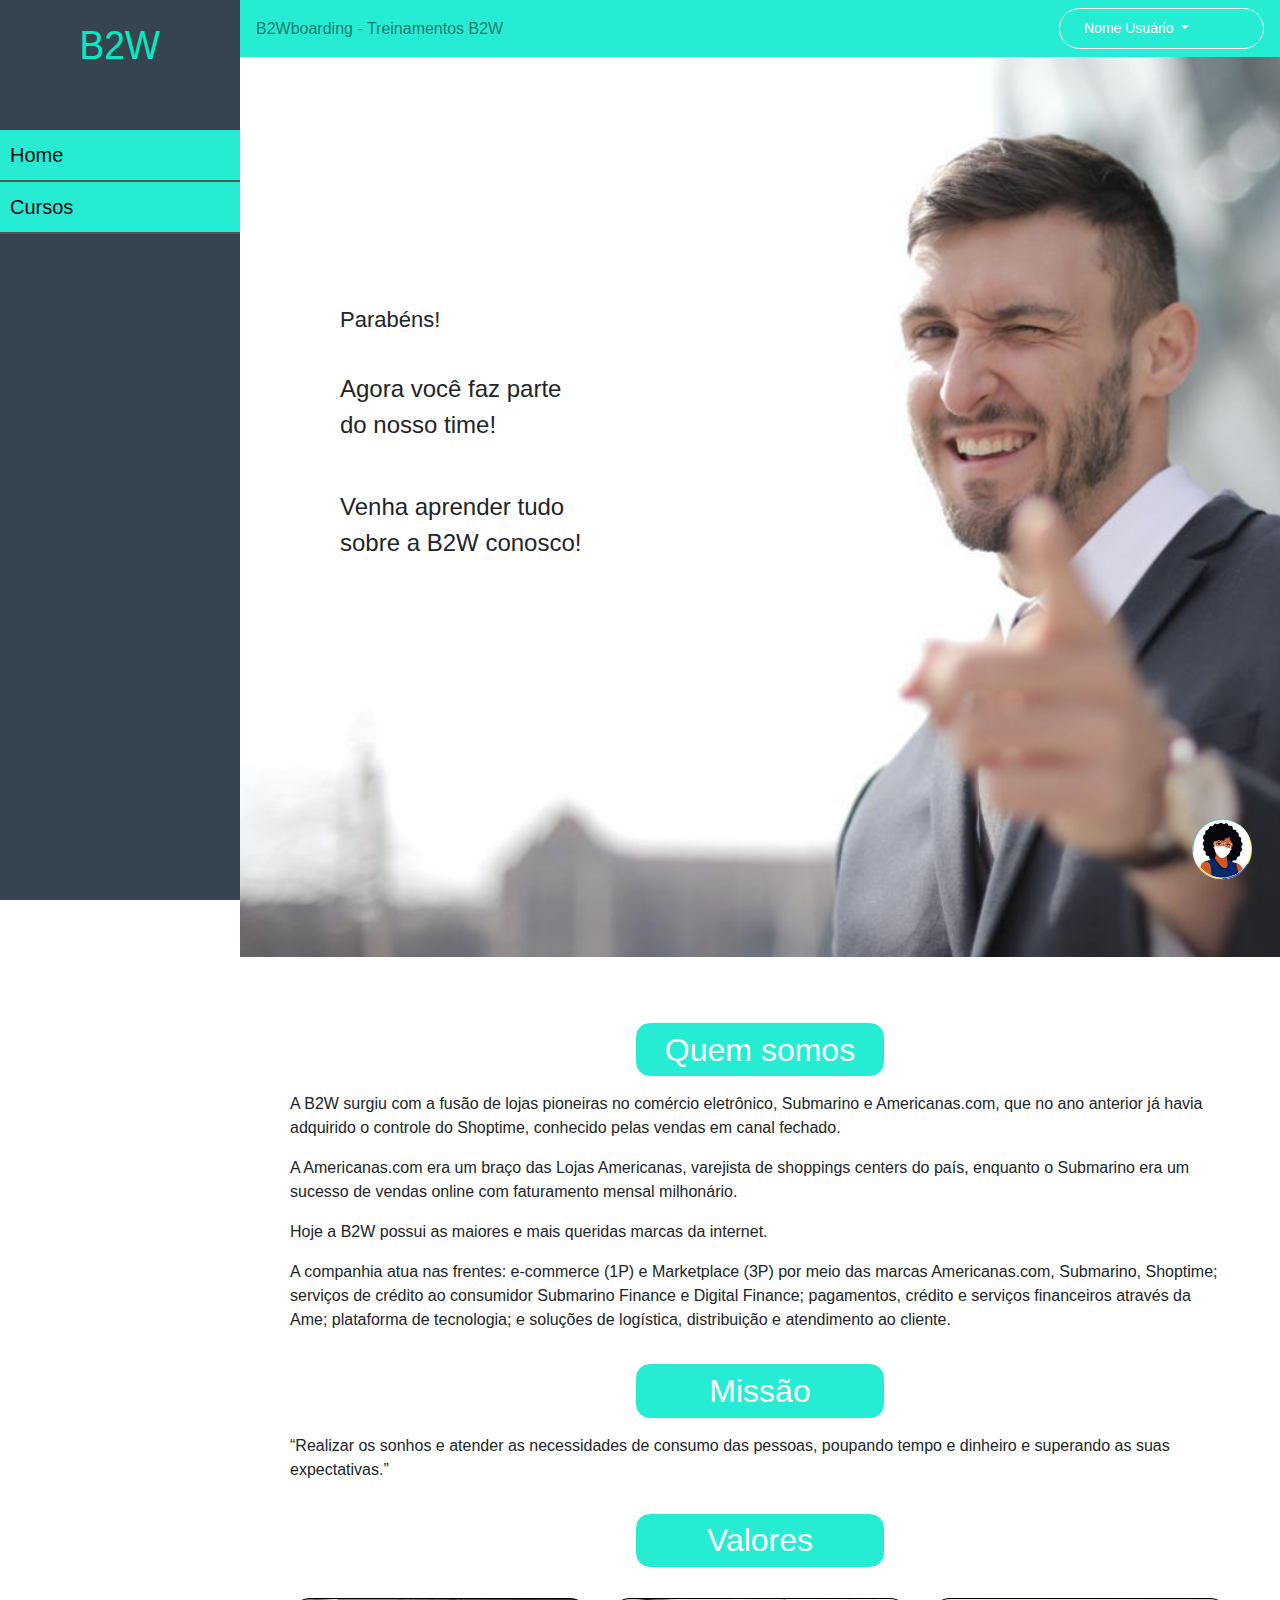
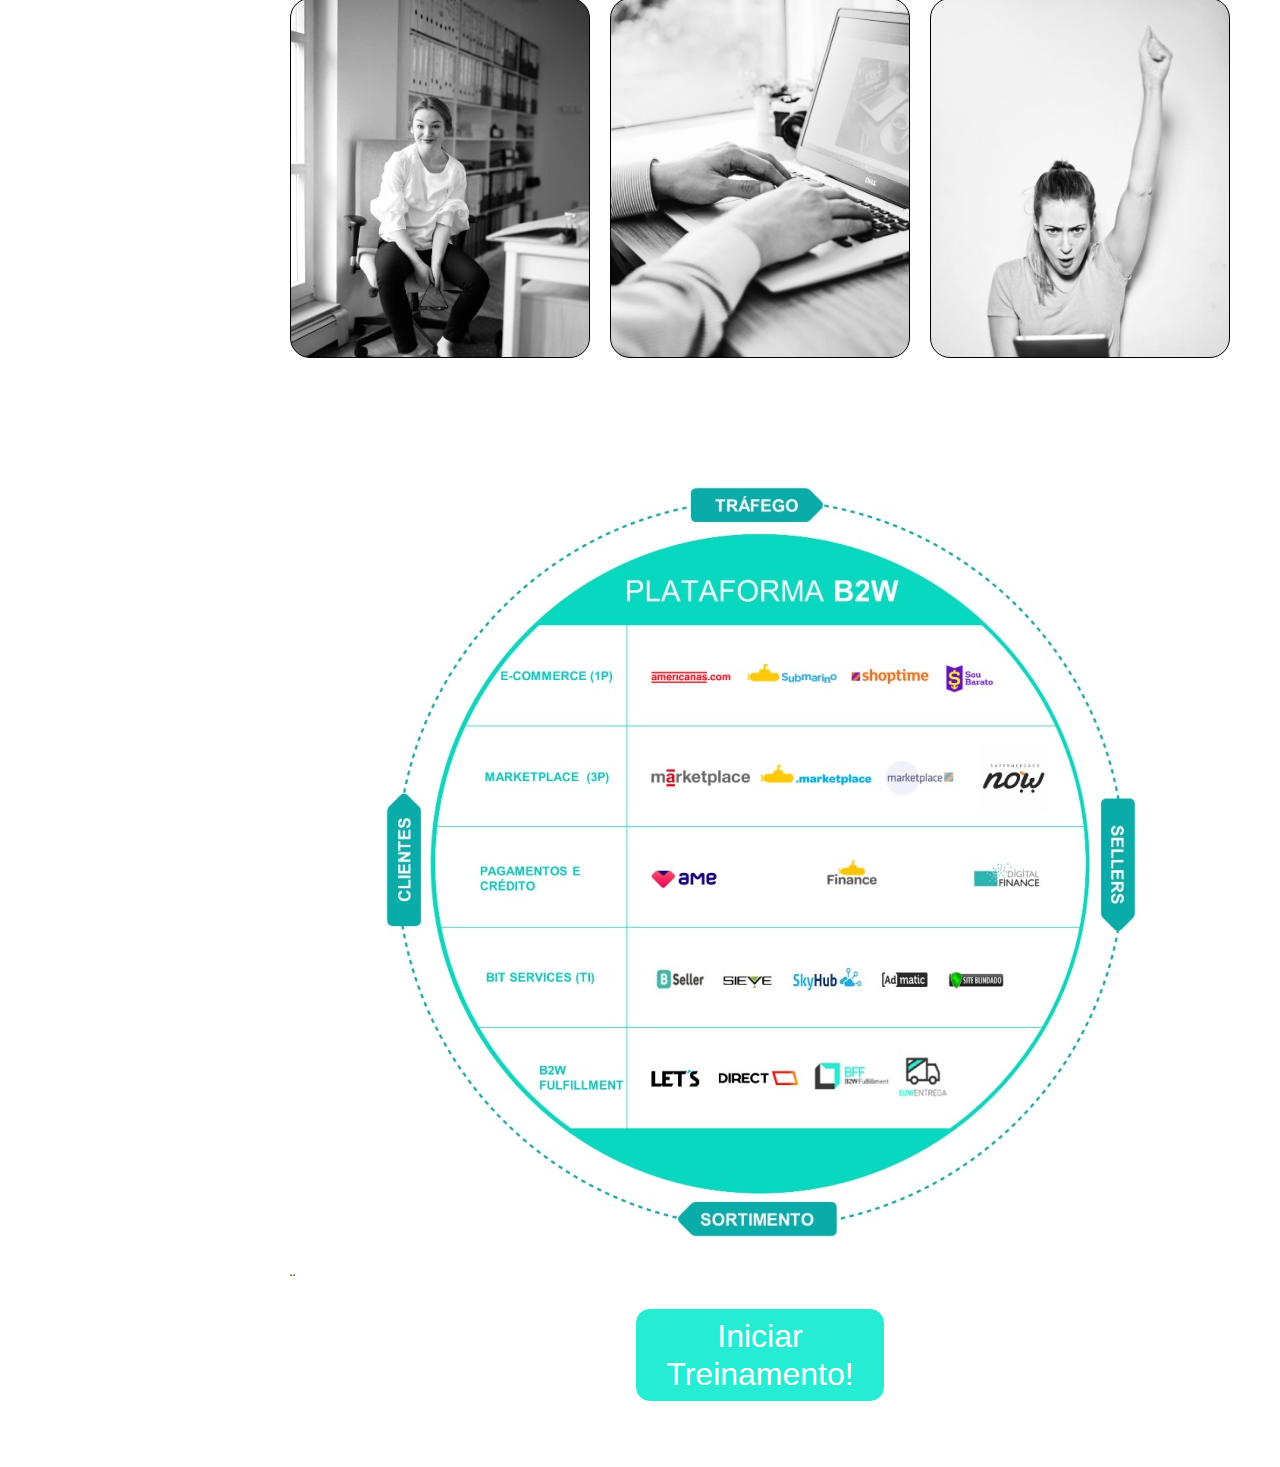
<file: Challenger B2W/site.html>
<!DOCTYPE html>
<html lang="pt-br">

<head>
    <meta charset="UTF-8">
    <meta name="viewport" content="width=device-width, initial-scale=1.0">
    <link rel="stylesheet" href="https://stackpath.bootstrapcdn.com/bootstrap/4.5.2/css/bootstrap.min.css" integrity="sha384-JcKb8q3iqJ61gNV9KGb8thSsNjpSL0n8PARn9HuZOnIxN0hoP+VmmDGMN5t9UJ0Z" crossorigin="anonymous">
    <link rel="stylesheet" href="./css/global.css">
    <link rel="stylesheet" href="./css/style2.css">
    <link rel="stylesheet" href="./css/chat.css">
    <title>B2W</title>
</head>

<body>
    <div class="page">

        <nav class="vertical" id="lateral">
            <div class="sidebar-img-container">
            </div>
            <ul>
                <li><a href="#">Home</a></li>
                <li><a href="./pages/CoursesList.html">Cursos</a></li>
            </ul>
        </nav>

        <div class="chat-icon" id="chat">
            <div class="principal">
                <span id="chat-close">X</span>
                <h2>Converse com a Mila!</h2>
                <div class="conversa">
                </div>
                <span class="writing">Digitando ...</span>
                <input type="text" id="pergunta" name="pergunta" class="campo" placeholder="Digite aqui" />
                <button id="enviar" onclick="carregarDados()">Enviar</button>
            </div>
        </div>
        <div class="telas">
            <nav class="navbar navbar-light bg-primary">
                <span class="navbar-text">
                    B2Wboarding - Treinamentos B2W
                </span>

                <div class="user-info">
                    <button class="btn btn-primary btn-sm dropdown-toggle" type="button" data-toggle="dropdown" aria-haspopup="true" aria-expanded="false">
                        Nome Usuário
                    </button>

                    <div class="dropdown-menu">
                        <a class="dropdown-item" href="#">Meu perfil</a>
                        <div class="dropdown-divider"></div>
                        <a class="dropdown-item" href="#">Área gerencial</a>
                        <a class="dropdown-item" href="../pages/CreateCourse.html">Criar Treinamento</a>
                    </div>
                </div>
            </nav>
            <section class="secoes">
                <section class="bloco bloco-img" id="home">
                    <div class="content">
                        <div class="holder">
                            <div class="welcome-title">
                                <h2>Parabéns!</h2>
                            </div>
                            <div class="welcome-text">
                                <p>
                                    Agora você faz parte do nosso time!
                                </p>
                            </div>
                            <div class="welcome-text">
                                <p>
                                    Venha aprender tudo sobre a B2W conosco!
                                </p>
                            </div>
                        </div>
                    </div>
                </section>
                <section class="bloco" id="treinamentos">
                    <div class="content">
                        <div class="company">
                            <div class="company-tag">
                                <h2>Quem somos</h2>
                            </div>
                            <div class="company-description">
                                <p> A B2W surgiu com a fusão de lojas pioneiras no comércio eletrônico, Submarino e Americanas.com, que no ano anterior já havia adquirido o controle do Shoptime, conhecido pelas vendas em canal fechado.</p>

                                <p> A Americanas.com era um braço das Lojas Americanas, varejista de shoppings centers do país, enquanto o Submarino era um sucesso de vendas online com faturamento mensal milhonário.
                                </p>

                                <p>Hoje a B2W possui as maiores e mais queridas marcas da internet.
                                </p>

                                <p>
                                    A companhia atua nas frentes: e-commerce (1P) e Marketplace (3P) por meio das marcas Americanas.com, Submarino, Shoptime; serviços de crédito ao consumidor Submarino Finance e Digital Finance; pagamentos, crédito e serviços financeiros através da Ame;
                                    plataforma de tecnologia; e soluções de logística, distribuição e atendimento ao cliente.

                                </p>
                            </div>
                            <div class="company-tag">
                                <h2>Missão</h2>
                            </div>
                            <div class="company-description">
                                <p>“Realizar os sonhos e atender as necessidades de consumo das pessoas, poupando tempo e dinheiro e superando as suas expectativas.”</p>
                            </div>
                            <div class="company-tag">
                                <h2>Valores</h2>
                            </div>

                            <div class="flex-display spacing-top">
                                <div class="value-card">
                                    <div class="card-inner">
                                        <div class="card-front people"></div>
                                        <div class="card-back">
                                            <div class="card-content">
                                                <ul>

                                                    <li>Um sonho grande e desafiador faz todo mundo remar na mesma direção
                                                    </li>
                                                    <li>Gente boa, trabalhando em equipe, crescendo na medida de seu talento e sendo recompensada por isso;</li>
                                                    <li>Escolher pessoas melhores do que nós, treiná-las, desafiá- las e mantê-las é a nossa principal tarefa;</li>
                                                    <li>A liderança pessoal é vital, tanto nas atitudes heroicas quantos nos pequenos gestos do dia a dia.</li>
                                                </ul>
                                            </div>

                                        </div>
                                    </div>
                                </div>
                                <div class="value-card">
                                    <div class="card-inner">
                                        <div class="card-front methods"></div>
                                        <div class="card-back">
                                            <div class="card-content">
                                                <ul>

                                                    <li>Foco é essencial. Não dá para ser ótimo em tudo, tem que se concentrar no essencial;
                                                    </li>
                                                    <li>Tudo tem que ter um dono com responsabilidade e autoridade. O debate é bom, mas no final alguém tem que decidir;</li>
                                                    <li>Escolher pessoas melhores do que nós, treiná-las, desafiá- las e mantê-las é a nossa principal tarefa;</li>
                                                    <li>Bom senso é tão bom quanto grandes conhecimentos. O simples é melhor que o complicado.</li>
                                                </ul>
                                            </div>

                                        </div>
                                    </div>
                                </div>
                                <div class="value-card">
                                    <div class="card-inner">
                                        <div class="card-front results"></div>
                                        <div class="card-back">
                                            <div class="card-content">
                                                <ul>

                                                    <li>Ser obsessivo com custos e despesas, que são as únicas variáveis sob o nosso controle, ajuda a manter a sobrevivência a longo prazo;
                                                    </li>
                                                    <li>Entender velocidade, urgência e complacência zero como fatores de vantagem competitiva duradoura;</li>
                                                    <li>Ética, trabalho duro e consistência são a base para o crescimento da Companhia.</li>
                                                </ul>
                                            </div>

                                        </div>
                                    </div>
                                </div>
                            </div>

                        </div>
                    </div>
                </section>
                <section class="bloco" id="sobre">
                    <div class="content">
                        <div class="organogram">
                            <div class="img-container">
                                <img src="./images/CICLO VIRTUOSO[1252].jpg" alt="">
                            </div>¨
                            <a href="">
                                <div class="company-tag">
                                    <a href="./pages/CoursesList.html"><button type="button">
                                            <h2>Iniciar Treinamento!</h2>
                                        </button></a>
                                </div>
                            </a>
                        </div>
                    </div>
                </section>
            </section>
        </div>
    </div>

    <script src="./js/chat.js"></script>
    <script src="https://code.jquery.com/jquery-3.5.1.slim.min.js" integrity="sha384-DfXdz2htPH0lsSSs5nCTpuj/zy4C+OGpamoFVy38MVBnE+IbbVYUew+OrCXaRkfj" crossorigin="anonymous"></script>
    <script src="https://cdn.jsdelivr.net/npm/popper.js@1.16.1/dist/umd/popper.min.js" integrity="sha384-9/reFTGAW83EW2RDu2S0VKaIzap3H66lZH81PoYlFhbGU+6BZp6G7niu735Sk7lN" crossorigin="anonymous"></script>
    <script src="https://stackpath.bootstrapcdn.com/bootstrap/4.5.2/js/bootstrap.min.js" integrity="sha384-B4gt1jrGC7Jh4AgTPSdUtOBvfO8shuf57BaghqFfPlYxofvL8/KUEfYiJOMMV+rV" crossorigin="anonymous"></script>
</body>

</html>
</file>
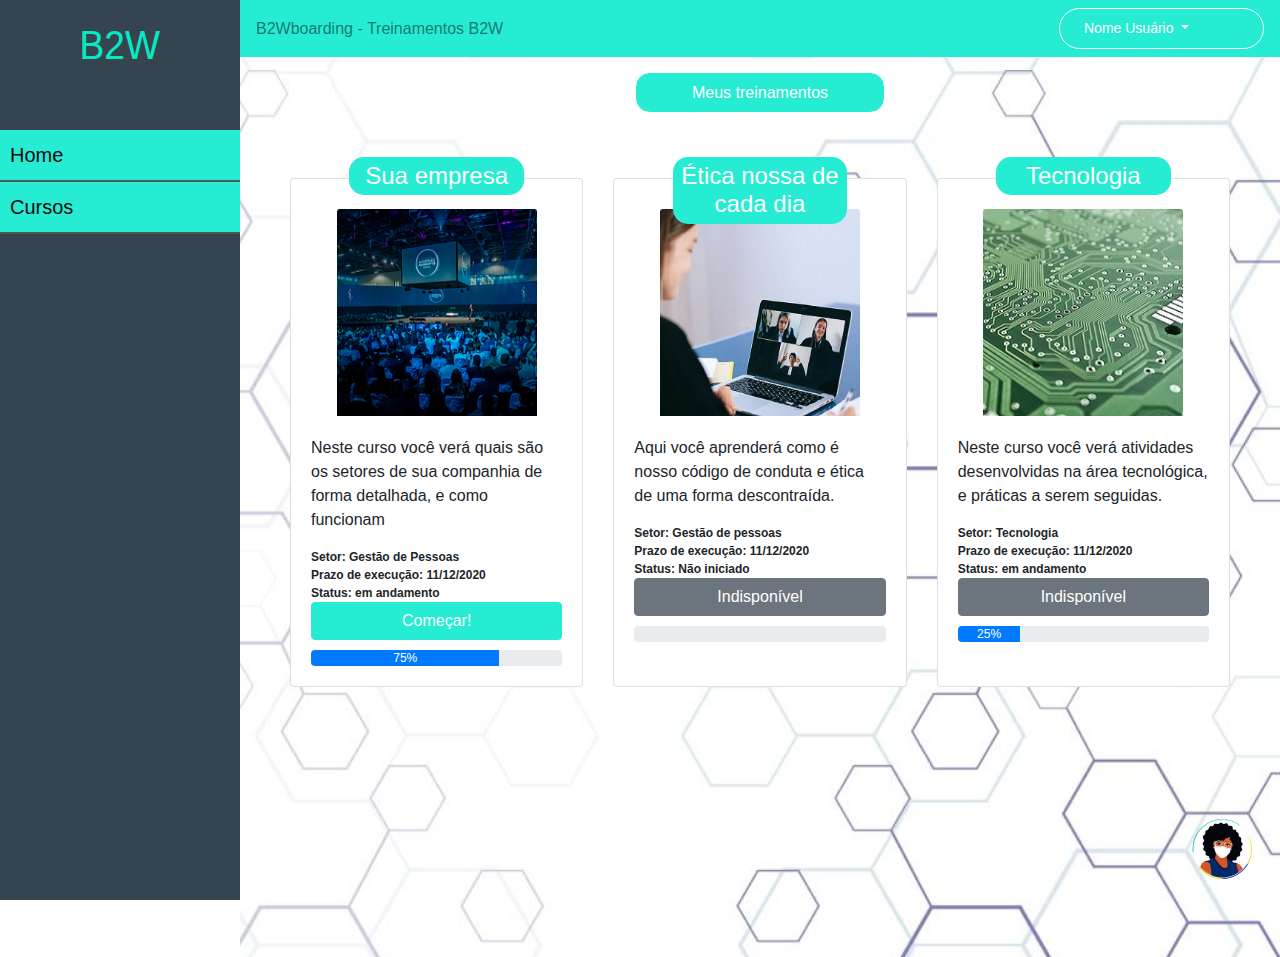
<file: Challenger B2W/pages/CoursesList.html>
<!DOCTYPE html>
<html lang="en">

<head>
    <meta charset="UTF-8">
    <meta name="viewport" content="width=device-width, initial-scale=1.0">
    <link rel="stylesheet" href="https://stackpath.bootstrapcdn.com/bootstrap/4.5.2/css/bootstrap.min.css" integrity="sha384-JcKb8q3iqJ61gNV9KGb8thSsNjpSL0n8PARn9HuZOnIxN0hoP+VmmDGMN5t9UJ0Z" crossorigin="anonymous">
    <link rel="stylesheet" href="../css/global.css">
    <link rel="stylesheet" href="../css/style2.css">
    <title>Meus treinamentos</title>
</head>

<body>
    <div class="page">

        <nav class="vertical" id="lateral">
            <div class="sidebar-img-container">
            </div>
            <ul>
                <li><a href="../site.html">Home</a></li>
                <li><a href="./CoursesList.html">Cursos</a></li>
            </ul>
        </nav>

        <div class="chat-icon"></div>
        <div class="telas">

            <nav class="navbar navbar-light bg-primary">
                <span class="navbar-text">
                    B2Wboarding  - Treinamentos B2W
                </span>
                <div class="user-info">
                    <button class="btn btn-primary btn-sm dropdown-toggle" type="button" data-toggle="dropdown" aria-haspopup="true" aria-expanded="false">
                        Nome Usuário
                    </button>

                    <div class="dropdown-menu">
                        <a class="dropdown-item" href="#">Meu perfil</a>
                        <div class="dropdown-divider"></div>
                        <a class="dropdown-item" href="#">Área gerencial</a>
                        <a class="dropdown-item" href="../pages/CreateCourse.html">Criar Treinamento</a>
                    </div>
                </div>
            </nav>

            <section class="secoes">
                <section class="bloco bg-img" id="home">

                    <div class="company-tag">Meus treinamentos</div>

                    <div class="flex-display">
                        <div class="content">

                            <div class="card-deck">
                                <div class="card">
                                    <div class="company-tag">
                                        <h2>Sua empresa</h2>
                                    </div>
                                    <img src="../images/cards/b2w1.png" class="card-img-top" alt="...">
                                    <div class="card-body">
                                        <p class="card-text">Neste curso você verá quais são os setores de sua companhia de forma detalhada, e como funcionam</p>
                                        <span>Setor: Gestão de Pessoas</span>
                                        <span>Prazo de execução: 11/12/2020</span>
                                        <span>Status: em andamento</span>
                                        <a href="./TakeCourse.html" class="btn btn-primary text-center">Começar!</a>
                                        <div class="progress">
                                            <div class="progress-bar" role="progressbar" style="width: 75%;" aria-valuenow="25" aria-valuemin="0" aria-valuemax="100">75%</div>
                                        </div>
                                    </div>
                                </div>

                                <div class="card">
                                    <div class="company-tag">
                                        <h2>Ética nossa de cada dia</h2>
                                    </div>
                                    <img src="../images/cards/ETICA[1247].jpeg" class="card-img-top" alt="...">
                                    <div class="card-body">
                                        <p class="card-text">Aqui você aprenderá como é nosso código de conduta e ética de uma forma descontraída.</p>
                                        <span>Setor: Gestão de pessoas</span>
                                        <span>Prazo de execução: 11/12/2020</span>
                                        <span>Status: Não iniciado</span>
                                        <a href="#" class="btn btn-secondary text-center">Indisponível</a>
                                        <div class="progress">
                                            <div class="progress-bar" role="progressbar" style="width: 0%;" aria-valuenow="25" aria-valuemin="0" aria-valuemax="100">0%</div>
                                        </div>
                                    </div>
                                </div>

                                <div class="card">
                                    <div class="company-tag">
                                        <h2>Tecnologia</h2>
                                    </div>
                                    <img src="../images/cards/pexels-pixabay-50711[1248].jpg" class="card-img-top" alt="...">
                                    <div class="card-body">
                                        <p class="card-text">Neste curso você verá atividades desenvolvidas na área tecnológica, e práticas a serem seguidas.</p>
                                        <span>Setor: Tecnologia</span>
                                        <span>Prazo de execução: 11/12/2020</span>
                                        <span>Status: em andamento</span>
                                        <a href="#" class="btn btn-secondary">Indisponível</a>
                                        <div class="progress">
                                            <div class="progress-bar" role="progressbar" style="width: 25%;" aria-valuenow="25" aria-valuemin="0" aria-valuemax="100">25%</div>
                                        </div>
                                    </div>
                                </div>
                            </div>
                        </div>
                    </div>
                </section>
            </section>
        </div>

    </div>

    <script src="https://code.jquery.com/jquery-3.5.1.slim.min.js" integrity="sha384-DfXdz2htPH0lsSSs5nCTpuj/zy4C+OGpamoFVy38MVBnE+IbbVYUew+OrCXaRkfj" crossorigin="anonymous"></script>
    <script src="https://cdn.jsdelivr.net/npm/popper.js@1.16.1/dist/umd/popper.min.js" integrity="sha384-9/reFTGAW83EW2RDu2S0VKaIzap3H66lZH81PoYlFhbGU+6BZp6G7niu735Sk7lN" crossorigin="anonymous"></script>
    <script src="https://stackpath.bootstrapcdn.com/bootstrap/4.5.2/js/bootstrap.min.js" integrity="sha384-B4gt1jrGC7Jh4AgTPSdUtOBvfO8shuf57BaghqFfPlYxofvL8/KUEfYiJOMMV+rV" crossorigin="anonymous"></script>
</body>

</html>
</file>
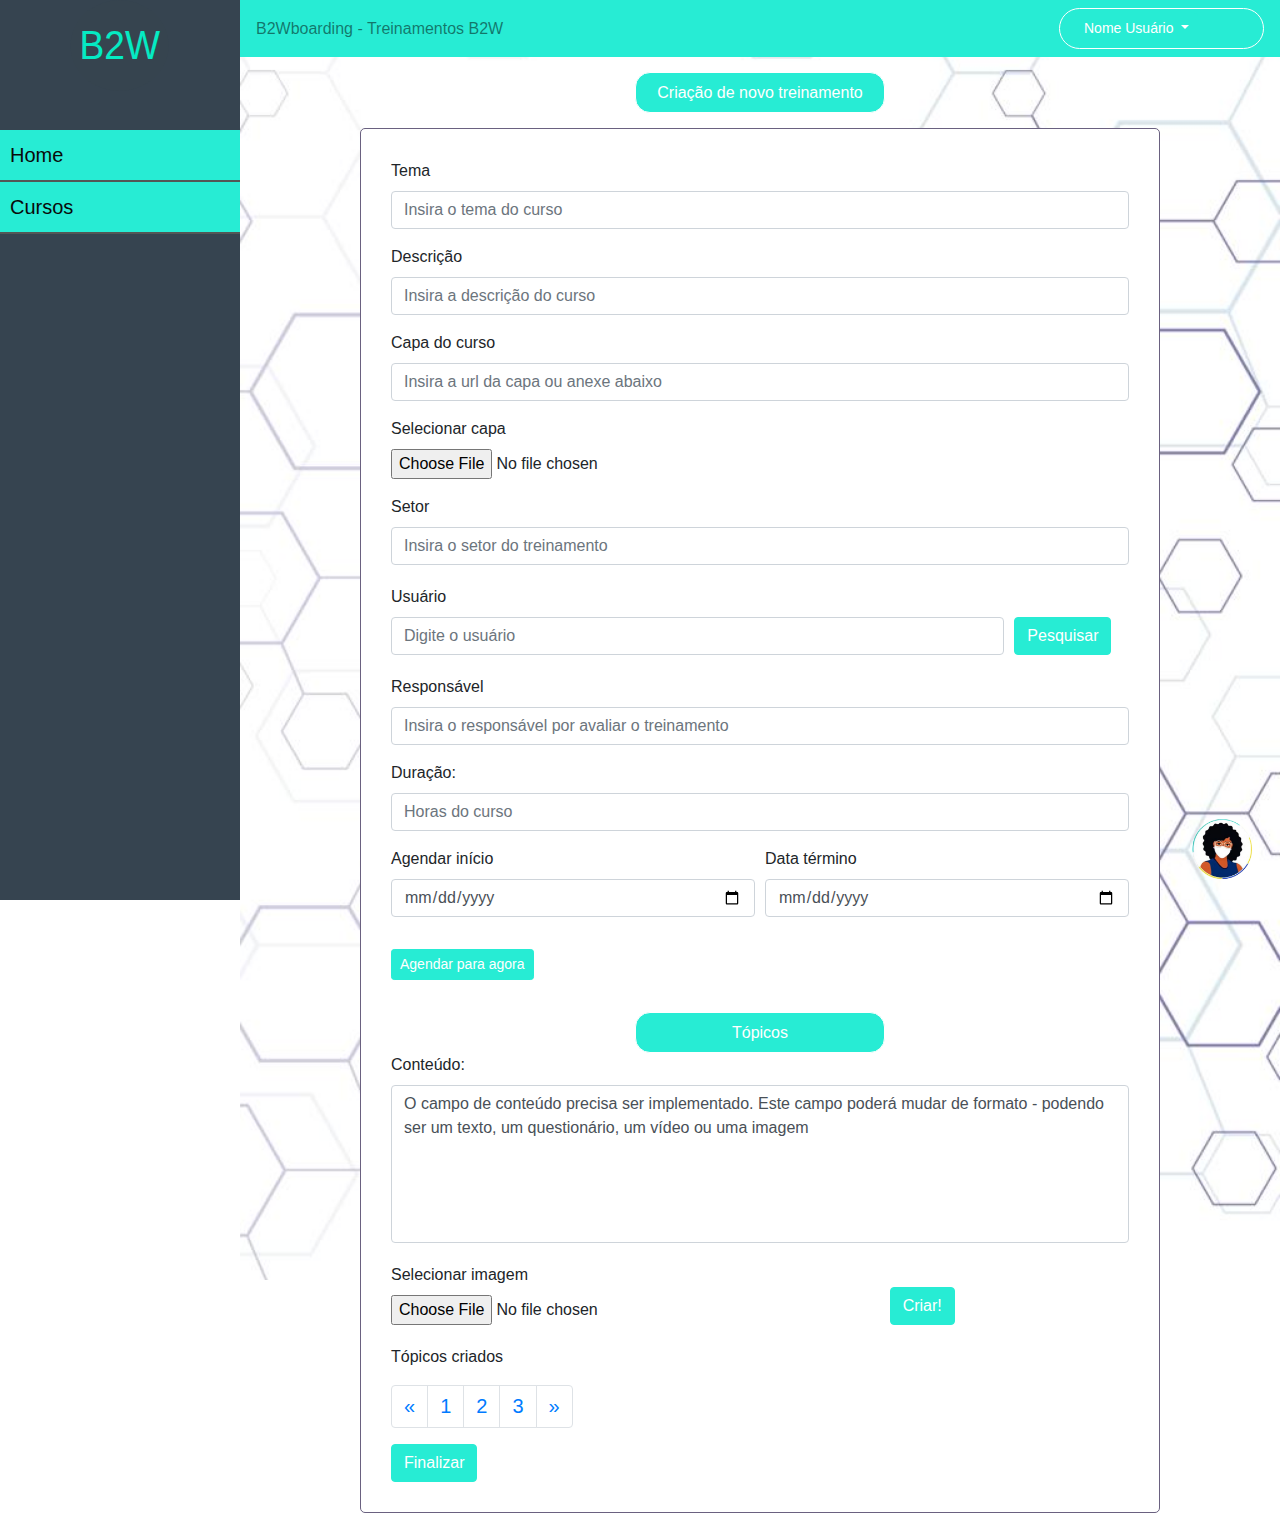
<file: Challenger B2W/pages/CreateCourse.html>
<!DOCTYPE html>
<html lang="pt-br">

<head>
    <meta charset="UTF-8">
    <meta name="viewport" content="width=device-width, initial-scale=1.0">
    <link rel="stylesheet" href="https://stackpath.bootstrapcdn.com/bootstrap/4.5.2/css/bootstrap.min.css" integrity="sha384-JcKb8q3iqJ61gNV9KGb8thSsNjpSL0n8PARn9HuZOnIxN0hoP+VmmDGMN5t9UJ0Z" crossorigin="anonymous">
    <link rel="stylesheet" href="../css/global.css">
    <link rel="stylesheet" href="../css/style2.css">
    <title>Criação de novo treinamento</title>
</head>

<body>
    <div class="page">
        <nav class="vertical" id="lateral">
            <div class="sidebar-img-container">
            </div>
            <ul>
                <li><a href="../site.html">Home</a></li>
                <li><a href="./CoursesList.html">Cursos</a></li>
            </ul>
        </nav>
    </div>
    <div class="chat-icon"></div>
    <div class="telas">
        <nav class="navbar navbar-light bg-primary">
            <span class="navbar-text">
                B2Wboarding  - Treinamentos B2W
            </span>
            <div class="user-info">
                <button class="btn btn-primary btn-sm dropdown-toggle" type="button" data-toggle="dropdown" aria-haspopup="true" aria-expanded="false">
                    Nome Usuário
                </button>

                <div class="dropdown-menu">
                    <a class="dropdown-item" href="#">Meu perfil</a>
                    <div class="dropdown-divider"></div>
                    <a class="dropdown-item" href="#">Área gerencial</a>
                    <a class="dropdown-item" href="../pages/CreateCourse.html">Criar Treinamento</a>
                </div>
            </div>
        </nav>
        <section class="bloco bg-img">
            <div class="company-tag">Criação de novo treinamento</div>
            <div class="form-container">
                <form>
                    <div class="form-group">
                        <label for="Tema">Tema</label>
                        <input type="text" class="form-control" id="Tema" placeholder="Insira o tema do curso">
                    </div>
                    <div class="form-group">
                        <label for="descricao">Descrição</label>
                        <input type="text" class="form-control" id="descricao" placeholder="Insira a descrição do curso">
                    </div>
                    <div class="form-group">
                        <label for="img-url">Capa do curso</label>
                        <input type="text" class="form-control" id="img-url" placeholder="Insira a url da capa ou anexe abaixo">
                    </div>
                    <div class="form-group">
                        <label for="exampleFormControlFile1">Selecionar capa</label>
                        <input type="file" class="form-control-file" id="exampleFormControlFile1">
                    </div>
                    <div class="form-group">
                        <label for="img-url">Setor</label>
                        <input type="text" class="form-control" id="img-url" placeholder="Insira o setor do treinamento">
                    </div>
                    <div class="form-row">
                        <div class="col-sm-10 my-1">
                            <label for="user">Usuário</label>
                            <input type="text" class="form-control" id="user" placeholder="Digite o usuário">
                        </div>
                        <div class="col-auto my-1 form-button-align">
                            <button type="button" class="btn btn-primary" id="user-search">Pesquisar</button>
                        </div>
                    </div>
                    <div class="form-group">
                        <label for="img-url">Responsável</label>
                        <input type="text" class="form-control" id="img-url" placeholder="Insira o responsável por avaliar o treinamento">
                    </div>
                    <div class="form-group">
                        <label for="img-url">Duração:</label>
                        <input type="text" class="form-control" id="img-url" placeholder="Horas do curso">
                    </div>
                    <div class="form-row">
                        <div class="form-group col-md-6">
                            <label for="inputEmail4">Agendar início</label>
                            <input type="date" class="form-control" id="dataInicial">
                        </div>
                        <div class="form-group col-md-6">
                            <label for="inputPassword4">Data término</label>
                            <input type="date" class="form-control" id="dataFinal">
                        </div>
                    </div>
                    <div class="form-row">
                        <div class="form-group col-md-6">
                            <button class="btn btn-primary btn-sm" id="scheduleToNow" type="button">Agendar para agora</button>
                        </div>
                    </div>

                    <div class="company-tag">
                        Tópicos
                    </div>

                    <div class="form-group">
                        <label for="slide-text-content">Conteúdo:</label>
                        <textarea class="form-control" id="slide-text-content" rows="6">O campo de conteúdo precisa ser implementado. Este campo poderá mudar de formato - podendo ser um texto, um questionário, um vídeo ou uma imagem</textarea>
                    </div>
                    <div class="form-row">
                        <div class="col-sm-8 my-1">
                            <label for="exampleFormControlFile1">Selecionar imagem</label>
                            <input type="file" class="form-control-file" id="exampleFormControlFile1">
                        </div>
                        <div class="col-sm-4 my-1 form-button-align">
                            <button type="button" class="btn btn-primary" id="user-search">Criar!</button>
                        </div>
                    </div>

                    <div class="topics">
                        <p class="created-slides">Tópicos criados</p>
                        <nav aria-label="slides-counter">
                            <ul class="pagination">
                                <li class="page-item">
                                    <a class="page-link" href="#" aria-label="Previous">
                                        <span aria-hidden="true">&laquo;</span>
                                    </a>
                                </li>
                                <li class="page-item"><a class="page-link" href="#">1</a></li>
                                <li class="page-item"><a class="page-link" href="#">2</a></li>
                                <li class="page-item"><a class="page-link" href="#">3</a></li>
                                <li class="page-item">
                                    <a class="page-link" href="#" aria-label="Next">
                                        <span aria-hidden="true">&raquo;</span>
                                    </a>
                                </li>
                            </ul>
                        </nav>
                    </div>

                    <button type="submit" class="btn btn-primary">Finalizar</button>

                </form>
            </div>
        </section>
    </div>

    <script src="https://code.jquery.com/jquery-3.5.1.slim.min.js" integrity="sha384-DfXdz2htPH0lsSSs5nCTpuj/zy4C+OGpamoFVy38MVBnE+IbbVYUew+OrCXaRkfj" crossorigin="anonymous"></script>
    <script src="https://cdn.jsdelivr.net/npm/popper.js@1.16.1/dist/umd/popper.min.js" integrity="sha384-9/reFTGAW83EW2RDu2S0VKaIzap3H66lZH81PoYlFhbGU+6BZp6G7niu735Sk7lN" crossorigin="anonymous"></script>
    <script src="https://stackpath.bootstrapcdn.com/bootstrap/4.5.2/js/bootstrap.min.js" integrity="sha384-B4gt1jrGC7Jh4AgTPSdUtOBvfO8shuf57BaghqFfPlYxofvL8/KUEfYiJOMMV+rV" crossorigin="anonymous"></script>
    <script src="../js/form.js">
    </script>
</body>

</html>
</file>
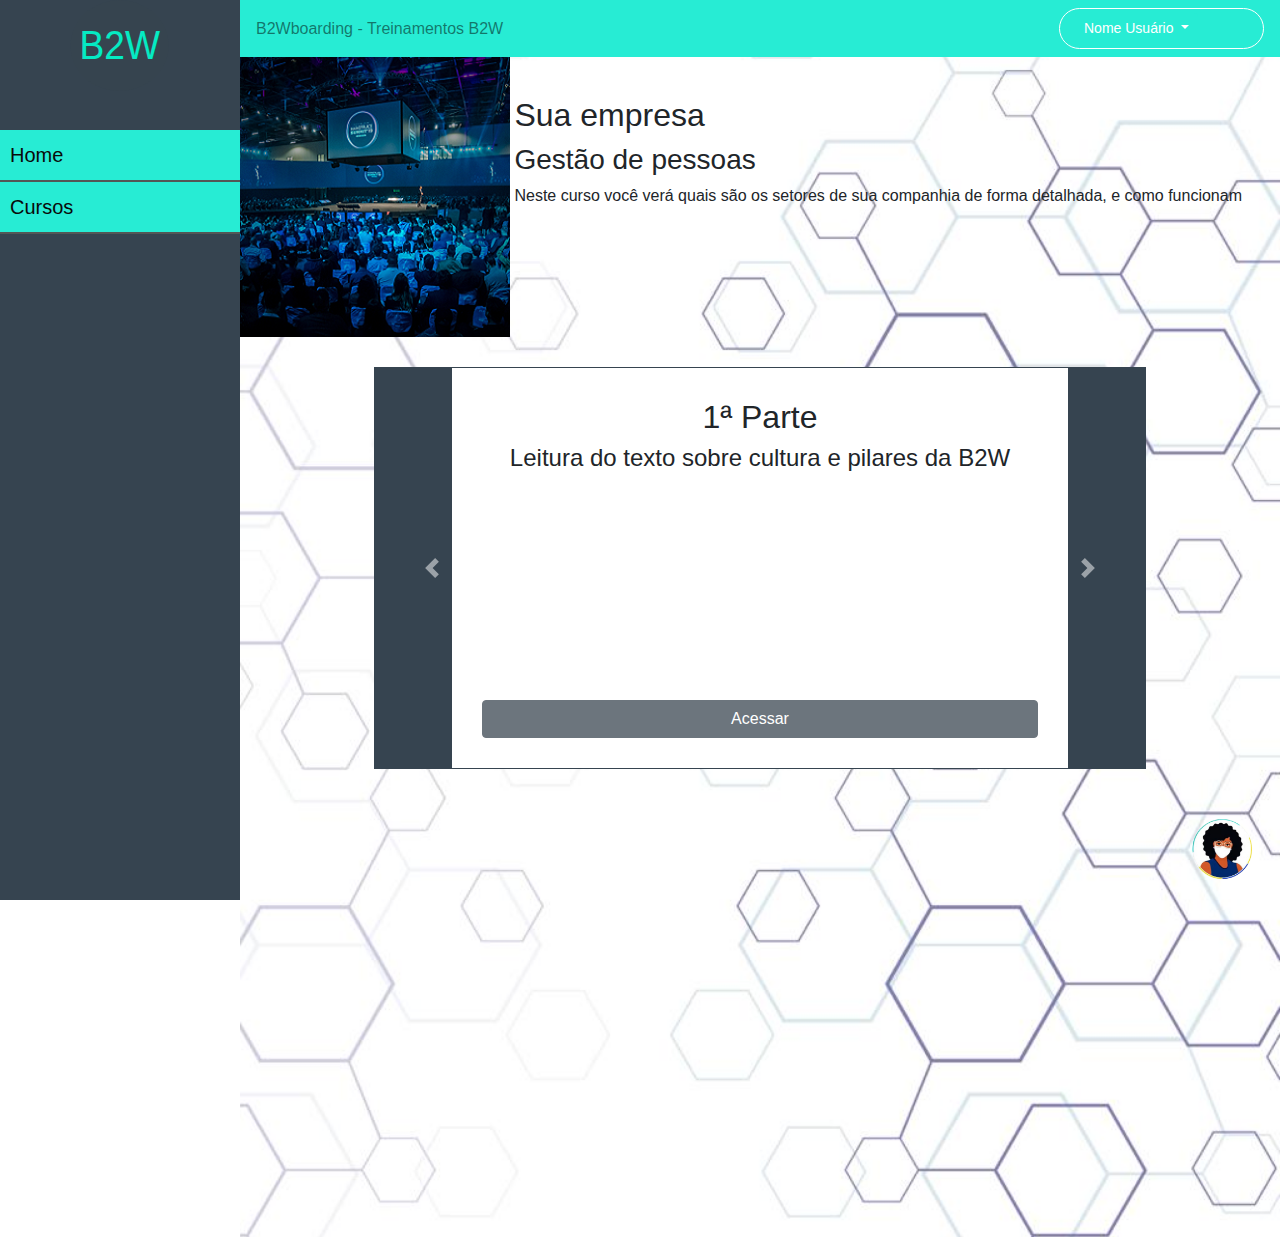
<file: Challenger B2W/pages/TakeCourse.html>
<!DOCTYPE html>
<html lang="pt-br">

<head>
    <meta charset="UTF-8">
    <meta name="viewport" content="width=device-width, initial-scale=1.0">
    <link rel="stylesheet" href="https://stackpath.bootstrapcdn.com/bootstrap/4.5.2/css/bootstrap.min.css" integrity="sha384-JcKb8q3iqJ61gNV9KGb8thSsNjpSL0n8PARn9HuZOnIxN0hoP+VmmDGMN5t9UJ0Z" crossorigin="anonymous">
    <link rel="stylesheet" href="../css/global.css">
    <link rel="stylesheet" href="../css/style2.css">
    <title>Tela do curso</title>
</head>

<body>
    <div class="page">
        <nav class="vertical" id="lateral">
            <div class="sidebar-img-container">
            </div>
            <ul>
                <li><a href="../site.html">Home</a></li>
                <li><a href="./CoursesList.html">Cursos</a></li>
            </ul>
        </nav>

        <div class="chat-icon"></div>
        <div class="telas">
            <nav class="navbar navbar-light bg-primary">
                <span class="navbar-text">
                    B2Wboarding  - Treinamentos B2W
                </span>
                <div class="user-info">
                    <button class="btn btn-primary btn-sm dropdown-toggle" type="button" data-toggle="dropdown" aria-haspopup="true" aria-expanded="false">
                        Nome Usuário
                    </button>

                    <div class="dropdown-menu">
                        <a class="dropdown-item" href="#">Meu perfil</a>
                        <div class="dropdown-divider"></div>
                        <a class="dropdown-item" href="#">Área gerencial</a>
                        <a class="dropdown-item" href="../pages/CreateCourse.html">Criar Treinamento</a>
                    </div>
                </div>
            </nav>
            <section class="bloco bg-img">
                <div class="course-header">
                    <div class="course-img">
                        <img src="../images/cards/b2w1.png" alt="Curso1">
                    </div>
                    <div class="course-info">
                        <h2>Sua empresa</h2>
                        <h3>Gestão de pessoas</h3>
                        <p>Neste curso você verá quais são os setores de sua companhia de forma detalhada, e como funcionam</p>
                    </div>
                </div>

                <div class="slides-section">
                    <div id="carouselExampleControls" class="carousel slide" data-ride="carousel">
                        <div class="carousel-inner">
                            <div class="carousel-item active">
                                <div class="slide-container">
                                    <div class="slide-content">
                                        <h2 class="slide-title">
                                            1ª Parte
                                        </h2>
                                        <h4 class="slide-description">
                                            Leitura do texto sobre cultura e pilares da B2W
                                        </h4>
                                        <button class="btn btn-secondary">
                                            Acessar
                                        </button>
                                    </div>
                                </div>
                            </div>
                            <div class="carousel-item">
                                <div class="slide-container">
                                    <div class="slide-content">
                                        <h2 class="slide-title">
                                            Parabéns!
                                        </h2>
                                        <h4 class="slide-description">
                                            Você concluiu esse treinamento!
                                        </h4>
                                        <button class="btn btn-secondary">
                                            Finalizar
                                        </button>
                                    </div>
                                </div>
                            </div>
                            <div class="carousel-item">
                                <div class="slide-container">
                                    <div class="slide-content">
                                        c
                                    </div>
                                </div>
                            </div>
                        </div>
                        <a class="carousel-control-prev" href="#carouselExampleControls" role="button" data-slide="prev">
                            <span class="carousel-control-prev-icon" aria-hidden="true"></span>
                            <span class="sr-only">Previous</span>
                        </a>
                        <a class="carousel-control-next" href="#carouselExampleControls" role="button" data-slide="next">
                            <span class="carousel-control-next-icon" aria-hidden="true"></span>
                            <span class="sr-only">Next</span>
                        </a>
                    </div>
                </div>
            </section>
        </div>
    </div>
    <script src="https://code.jquery.com/jquery-3.5.1.slim.min.js" integrity="sha384-DfXdz2htPH0lsSSs5nCTpuj/zy4C+OGpamoFVy38MVBnE+IbbVYUew+OrCXaRkfj" crossorigin="anonymous"></script>
    <script src="https://cdn.jsdelivr.net/npm/popper.js@1.16.1/dist/umd/popper.min.js" integrity="sha384-9/reFTGAW83EW2RDu2S0VKaIzap3H66lZH81PoYlFhbGU+6BZp6G7niu735Sk7lN" crossorigin="anonymous"></script>
    <script src="https://stackpath.bootstrapcdn.com/bootstrap/4.5.2/js/bootstrap.min.js" integrity="sha384-B4gt1jrGC7Jh4AgTPSdUtOBvfO8shuf57BaghqFfPlYxofvL8/KUEfYiJOMMV+rV" crossorigin="anonymous"></script>
    <script src="../js/functions.js">
    </script>
</body>

</html>
</file>
<file: Challenger B2W/css/global.css>
:root {
    --color-background: #F0F0F7;
    --color-primary-dark: #364450;
    --color-primary-light: #27ecd4!important;
    --color-primary: #8257E5;
    --color-primary-darker: #6842C2;
    --color-secundary: #04D361;
    --color-secundary-dark: #04BF58;
    --color-title-in-primary: #FFFFFF;
    --color-text-in-primary: #D4C2FF;
    --color-text-title: #32264D;
    --color-text-complement: #9C98A6;
    --color-text-base: #6A6180;
    --color-line-in-white: #E6E6F0;
    --color-input-background: #F8F8FC;
    --color-button-text: #FFFFFF;
    --color-box-base: #FFFFFF;
    --color-box-footer: #FAFAFC;
}

.btn-primary {
    background-color: var(--color-primary-light);
    border-color: var(--color-primary-light);
}

.bg-primary {
    background-color: #27ecd4!important;
}

.dropdown-menu {
    top: 70%;
    left: auto;
}
</file>
<file: Challenger B2W/css/style2.css>
* {
    margin: 0;
    padding: 0;
}

.flex-display {
    display: flex;
    justify-content: space-between;
}

.spacing-top {
    margin-top: 15px;
}

.card-img,
.card-img-top {
    margin: 30px auto 0 auto;
    width: 200px;
}

.user-info {
    border-radius: 30px;
    border: 1px solid #fff;
    height: inherit;
    width: 205px;
    display: inline-block;
    padding: 4px 15px;
}

.card .btn {
    width: 100%;
}

.card span {
    display: block;
    font-weight: 600;
    font-size: 12px;
}

.chat-icon {
    position: fixed;
    width: 200px;
    background-image: url(../images/milabot.png);
    background-size: contain;
    background-repeat: no-repeat;
    width: 75px;
    height: 75px;
    bottom: 10px;
    right: 20px;
    z-index: 9999;
}

.menu {
    position: sticky;
    display: flex;
    justify-content: space-around;
    background-color: var(--color-primary-dark);
    padding: 10px 30px;
    z-index: 9999;
}

.menu label {
    cursor: pointer;
    transition: all .4s;
    text-align: center;
    font-family: 'Quicksand', sans-serif;
    font-size: 100%;
    color: white;
}

.content {
    font-family: 'Dosis', sans-serif;
    padding: 50px;
    flex: 1 1 auto;
}

.holder {
    margin-left: 50px;
    margin-top: 200px;
    margin-right: 65%;
    display: flex;
    flex-flow: column;
    justify-content: center;
    width: 250px;
}

.welcome-title h2 {
    font-size: 22px;
}

.welcome-text {
    font-size: 24px;
    margin-top: 30px;
}

.menu label:hover {
    background-color: rgba(65, 70, 71, 0.979);
}

.telas {
    margin-left: 240px;
    height: 100vh;
}

.secoes {
    transition: all .4s;
}

#rd_treinamentos:checked~.secoes {
    margin-top: -100vh;
}

#rd_contato:checked~.secoes {
    margin-top: -200vh;
}

#rd_sobre:checked~.secoes {
    margin-top: -300vh;
}

.bloco {
    min-height: 100vh;
    display: flex;
    flex-flow: column;
}

.company {
    display: flex;
    flex-flow: column;
}

.company-tag {
    padding: 7.5px;
    align-self: center;
    width: 250px;
    text-align: center;
    border: 1px solid;
    border-radius: 15px;
    color: #fff;
    background-color: var(--color-primary-light);
    margin: 15px 0;
}

.company-tag h2 {
    margin: 0;
}

.company-tag a {
    text-decoration: none;
    color: #fff;
    width: 100%;
    height: 100%;
}

.company-tag button {
    text-decoration: none;
    background-color: transparent;
    border: none;
    color: #fff;
    width: 100%;
    height: 100%;
    cursor: pointer;
}

.company-tag:focus {
    border: none;
}

.cards-container {
    display: flex;
    justify-content: space-between;
}

.value-card {
    height: 360px;
    width: 300px;
    border-radius: 20px;
    perspective: 1000px;
}

.card-inner {
    width: 100%;
    height: 100%;
    position: relative;
    transition: 0.8s;
    transform-style: preserve-3d;
}

.value-card:hover .card-inner {
    transform: rotateY(180deg);
}

.card-front,
.card-back {
    border-radius: 20px;
    position: absolute;
    backface-visibility: hidden;
    width: 100%;
    height: 100%;
    border: 1px solid #000;
}

.card-front {
    background-size: cover;
    border-radius: 20px;
}

.card-content ul li {
    margin: 10px 0;
}

.card-front.people {
    background-image: url(../images/pessoas.jpeg);
}

.card-front.methods {
    background-image: url(../images/methods.jpeg);
}

.card-front.results {
    background-image: url(../images/results.jpeg);
}

.card-back {
    transform: rotateY(180deg);
    background-color: #fff;
}

.card-content {
    padding: 0 30px;
    font-size: 14px;
}

.card-body .progress {
    margin-top: 10px;
}

.bloco.bloco-img {
    background-image: url(../images/bg-init.jpeg);
    background-size: cover;
    background-repeat: no-repeat;
}

.bloco.bg-img {
    background-image: url(../images/bg-white.jpeg);
    background-size: cover;
    background-repeat: no-repeat;
    background-attachment: fixed;
}

.organogram {
    display: flex;
    flex-flow: column;
}

.organogram .img-container {
    align-self: center;
}

.vertical {
    height: 100%;
    position: fixed;
    background-color: var(--color-primary-dark);
    overflow: hidden;
    transition: all .2s;
}

#lateral {
    width: 240px;
}

.card .company-tag {
    padding: 4.5px;
    align-self: center;
    width: 60%;
    border: none;
    border-radius: 15px;
    color: #fff;
    background-color: var(--color-primary-light);
    margin: 10px 0;
    position: absolute;
    transform: translateY(-32px);
}

.card .company-tag h2 {
    font-size: 24px;
    margin-bottom: 0;
}

.course-header>* {
    display: inline-block;
}

.slides-section {
    width: 80%;
    min-height: inherit;
    margin: 0 auto 0 auto;
    padding: 30px;
}

.slide-container {
    min-height: 400px;
    background-color: var(--color-primary-dark);
    border: 1px solid var(--color-primary-dark);
}

.slide-content {
    background-color: #fff;
    width: 80%;
    min-height: inherit;
    margin: 0 auto 0 auto;
    padding: 30px;
    display: flex;
    flex-flow: column;
    align-items: center;
}

.slide-content h4 {
    flex: 3;
}

.slide-content button {
    align-self: stretch;
}

.form-container {
    align-self: center;
    width: 100%;
    max-width: 800px;
    background-color: #fff;
    border: 0.5px solid #6a6180;
    border-radius: 5px;
    padding: 30px;
}

.form-container .form-row {
    margin-bottom: 1rem;
}

.form-button-align {
    align-self: flex-end;
}

.form-button-align p {
    font-size: 18px;
}

form .company-tag {
    margin: 0 auto;
}

.vertical ul {
    list-style: none;
    margin-top: 30px;
}

ul li a {
    display: block;
    font-size: 20px;
    font-family: 'Quicksand', sans-serif;
    padding: 10px;
    border-bottom: 2px solid #535756;
    color: rgb(10, 10, 10);
    text-decoration: none;
    transition: all .2s;
    background-color: #27ecd4;
}

textarea {
    resize: none;
}

ul li a:hover {
    background-color: rgba(86, 241, 216, 0.61);
    text-decoration: none;
    color: #fff;
}

#check:checked~#lateral {
    transform: translateX(240px);
}

#check:checked~.vertical ul li {
    opacity: 1;
    margin-top: 0;
    transition-delay: .1s;
}

#cursos,
#gestao {
    width: 240px;
    left: -240px;
}

#cursos:target,
#gestao:target {
    transform: translateX(240px);
}

#icone {
    cursor: pointer;
    padding: 10px;
    z-index: 1;
    position: fixed;
    padding-top: 20px;
}

.sidebar-img-container {
    height: 100px;
    background-image: url(../images/b2w3.svg);
    background-size: contain;
    background-repeat: no-repeat;
    background-position: center;
}

@media(max-width: 800px) {
    .telas .menu section {
        width: 100%;
        float: none;
    }
    .telas .menu section {
        position: static;
        overflow: hidden;
        max-height: 0;
        transition: all .4s;
    }
    .telas .menu:hover section {
        height: auto;
        max-height: 400px;
    }
}
</file>
<file: Challenger B2W/css/chat.css>
.principal {
    overflow: visible;
    /* transform: translateY(-200px); */
    position: fixed;
    bottom: 55px;
    right: 55px;
    border: 1px solid;
    background-color: #fff;
    transform: translate(-5px, 7px);
    display: none;
}

.principal .campo {
    display: block;
    width: 320px;
    line-height: 20px;
    margin: 20px 0;
    padding: 10px 5px;
    font-size: 14px;
    border: 0;
    border-bottom: 2px #fff solid;
    color: #fff;
    background: #3a3a3b;
    outline: none;
}

.principal input::placeholder {
    color: rgba(255, 255, 255, 0.5);
}

.principal .conversa {
    width: 320px;
    height: 300px;
    background: #fff;
    color: #3a3a3b;
    font-size: 14px;
    font-family: verdana;
    overflow: auto;
    position: relative;
}

.principal .writing {
    width: 90%;
    background-color: #fff;
    color: #000;
    position: fixed;
    bottom: 122px;
    left: 16px;
    transition: all 1s ease-in;
    display: none;
    z-index: 10;
    padding: 10px 0;
}

.principal .writing.ativo {
    display: block;
}

.principal .linha {
    display: flex;
    flex-direction: column;
}

.principal .chat {
    border-radius: 5px;
    box-shadow: 0 0 6px #b2b2b2;
    display: inline-block;
    padding: 10px 18px;
    position: relative;
    vertical-align: top;
}

.principal .bot {
    align-self: flex-start;
    background: #d3d3d3;
    color: black;
    float: left;
    margin: 5px 20px 5px 45px;
}

.principal .bot:after {
    content: '';
    position: absolute;
    left: 0;
    top: 50%;
    width: 0;
    height: 0;
    border: 20px solid transparent;
    border-right-color: #d3d3d3;
    border-left: 0;
    border-top: 0;
    margin-top: -10px;
    margin-left: -20px;
}

.principal .me {
    align-self: flex-end;
    background: #5cb85c;
    color: white;
    float: right;
    margin: 5px 45px 5px 20px;
}

.principal .me:after {
    content: '';
    position: absolute;
    right: 0;
    top: 50%;
    width: 0;
    height: 0;
    border: 20px solid transparent;
    border-left-color: #5cb85c;
    border-right: 0;
    border-top: 0;
    margin-top: -10px;
    margin-right: -20px;
}

.principal h2 {
    text-align: center;
    color: #fff;
    border: 2px solid transparent;
    border-radius: 0 0 15px 15px;
    font-size: 20px;
    padding: 5px;
    background-color: var(--color-primary-light);
}

.principal button {
    display: block;
    background: #428bca;
    font-size: 16px;
    color: #fff;
    padding: 10px 20px;
    border: 0;
    border-bottom: 2px #428bca solid;
    border-radius: 3px;
    position: relative;
    left: 40%;
    text-shadow: 0.05em 0.05em grey;
    margin-bottom: 10px;
}

.principal button:hover {
    background: rgba(66, 139, 202, 0.8);
    cursor: pointer;
}

span#chat-close {
    position: absolute;
    width: 10px;
    padding: 7px 15px;
    color: #fff;
    font-weight: bolder;
    cursor: pointer;
}
</file>
